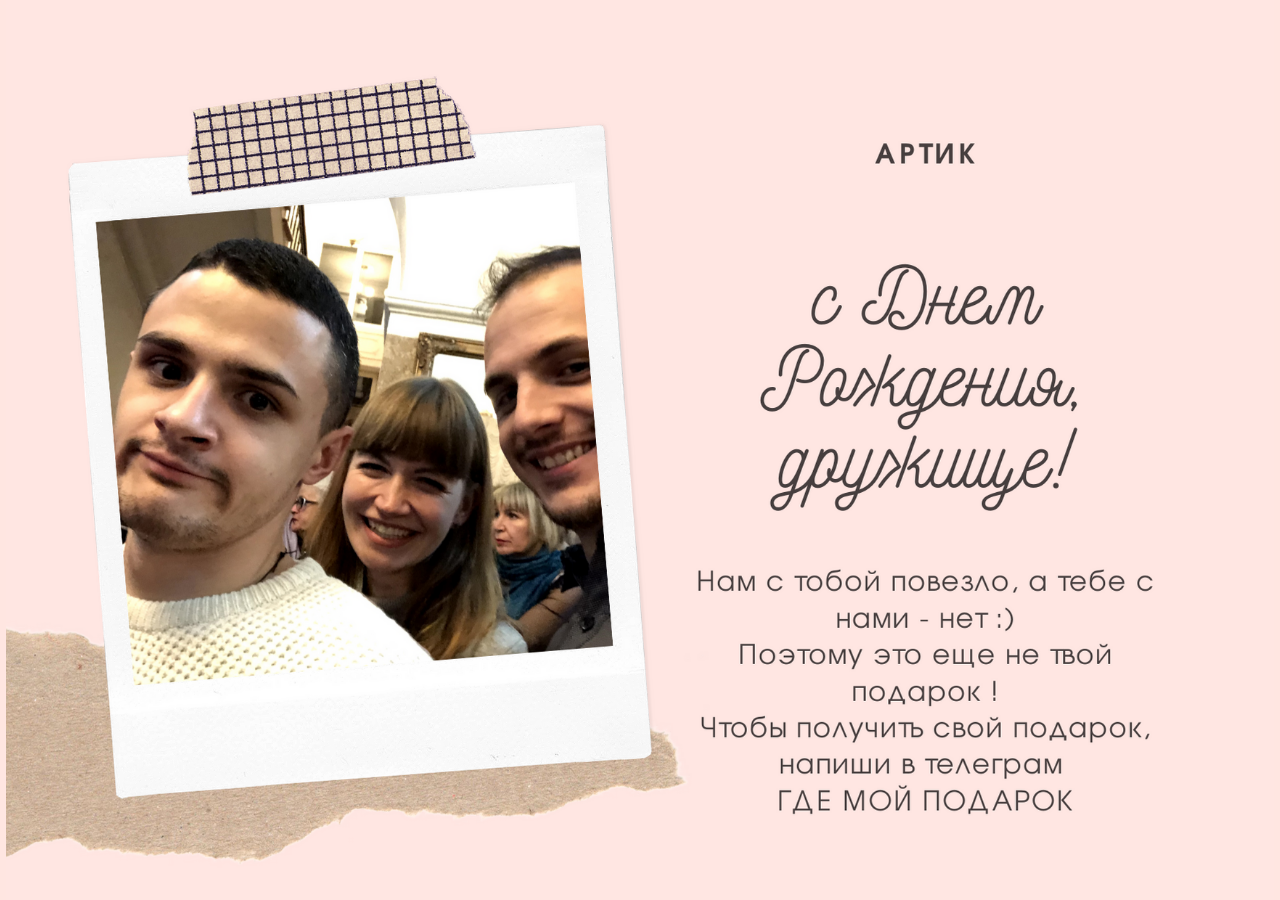
<file: artiku.html>
<!doctype html>
<html lang="en">
<head>
    <meta charset="UTF-8">
    <meta name="viewport"
          content="width=device-width, user-scalable=no, initial-scale=1.0, maximum-scale=1.0, minimum-scale=1.0">
    <meta http-equiv="X-UA-Compatible" content="ie=edge">
    <title>С Днем Рождения!</title>
    <link href="https://fonts.googleapis.com/css2?family=Alegreya+SC:ital@1&family=Bad+Script&family=Press+Start+2P&display=swap" rel="stylesheet">
</head>
<style>
    body, html {
        height: 100vh;
        overflow: hidden;
        padding: 0;
        margin: 0;
    }

    .bg {
        background-color: rgba(255, 230, 225, 1);
        background-image: url("artiku.png");
        height: 100%;
        background-position: center;
        background-repeat: no-repeat;
        background-size: contain;
    }
</style>
<body>
    <div class="bg"></div>
</body>
</html>
</file>
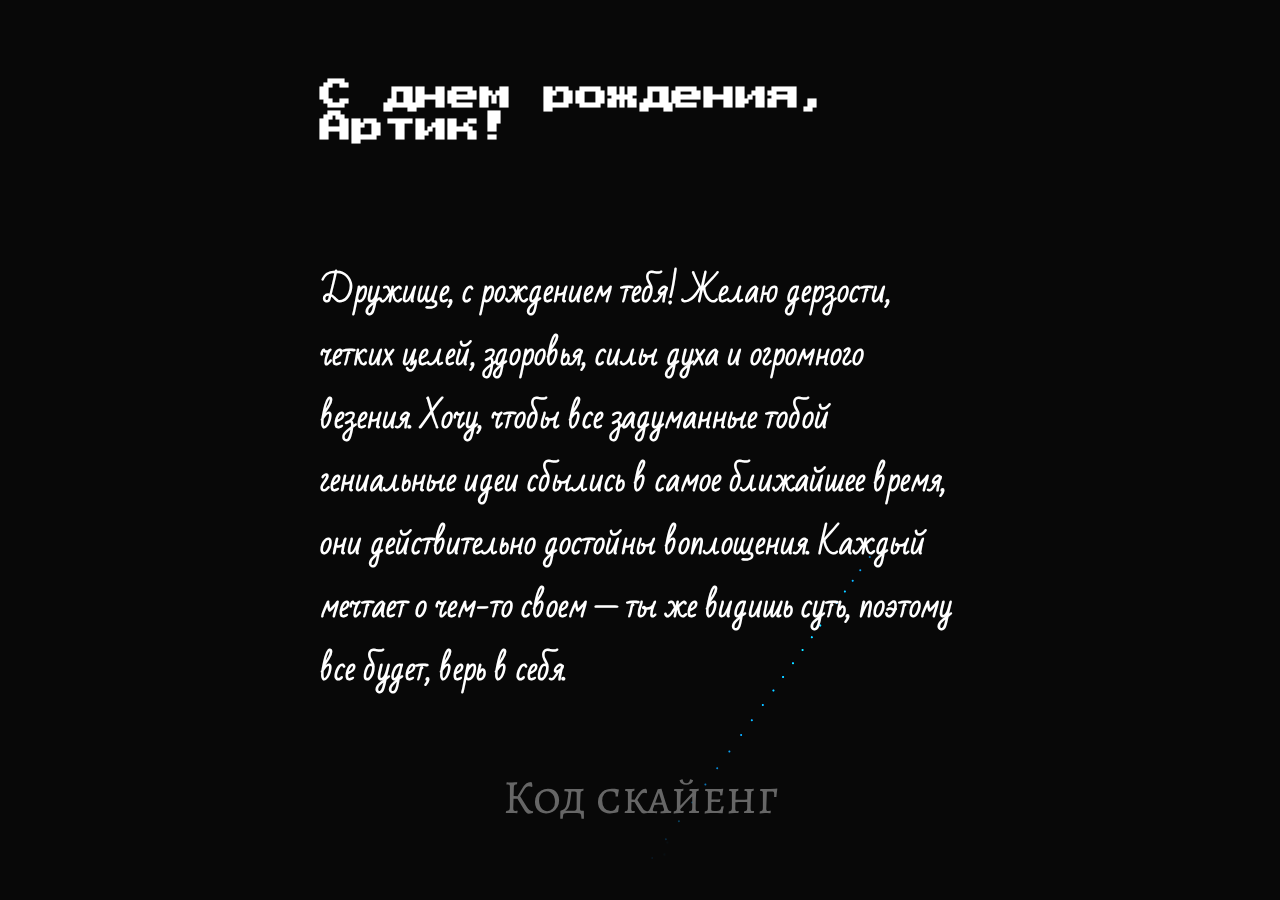
<file: happy-birthday.html>
<!doctype html>
<html lang="en">
<head>
    <meta charset="UTF-8">
    <meta name="viewport"
          content="width=device-width, user-scalable=no, initial-scale=1.0, maximum-scale=1.0, minimum-scale=1.0">
    <meta http-equiv="X-UA-Compatible" content="ie=edge">
    <title>С Днем Рождения!</title>
    <link href="https://fonts.googleapis.com/css2?family=Alegreya+SC:ital@1&family=Bad+Script&family=Press+Start+2P&display=swap" rel="stylesheet">
</head>
<style>
    body {
        margin: 0;
        background: #020202;
        cursor: crosshair;
    }
    canvas{display:block}
    h1 {
        position: absolute;
        top: 10%;
        left: 50%;
        transform: translate(-50%, -50%);
        color: #fff;
        font-family: 'Press Start 2P', cursive;
        font-size: 2em;
        font-weight: 900;
        -webkit-user-select: none;
        user-select: none;
    }

    p {
        position: absolute;
        top: 40%;
        left: 50%;
        transform: translate(-50%, -30%);
        color: #fff;
        font-family: 'Bad Script', cursive;
        font-size: 2em;
        font-weight: 600;
        -webkit-user-select: none;
        user-select: none;
    }

    h3 {
        position: absolute;
        bottom: 1%;
        left: 50%;
        transform: translate(-50%, -20%);
        color: #666;
        font-family: 'Alegreya SC', serif;
        font-size: 3em;
        font-weight: 300;
        -webkit-user-select: none;
        user-select: none;
    }
</style>
<body>
    <h1>С днем рождения, Артик!</h1>
    <p>Дружище, с рождением тебя! Желаю дерзости, четких целей, здоровья, силы духа и огромного везения. Хочу, чтобы все
        задуманные тобой гениальные идеи сбылись в самое ближайшее время, они действительно достойны воплощения. Каждый
        мечтает о чем-то своем — ты же видишь суть, поэтому все будет, верь в себя.</p>
    <h3>Код скайенг</h3>
    <canvas id="birthday"></canvas>
</body>
<script>
    // helper functions
    const PI2 = Math.PI * 2
    const random = (min, max) => Math.random() * (max - min + 1) + min | 0
    const timestamp = _ => new Date().getTime()

    // container
    class Birthday {
        constructor() {
            this.resize()

            // create a lovely place to store the firework
            this.fireworks = []
            this.counter = 0

        }

        resize() {
            this.width = canvas.width = window.innerWidth
            let center = this.width / 2 | 0
            this.spawnA = center - center / 4 | 0
            this.spawnB = center + center / 4 | 0

            this.height = canvas.height = window.innerHeight
            this.spawnC = this.height * .1
            this.spawnD = this.height * .5

        }

        onClick(evt) {
            let x = evt.clientX || evt.touches && evt.touches[0].pageX
            let y = evt.clientY || evt.touches && evt.touches[0].pageY

            let count = random(3,5)
            for(let i = 0; i < count; i++) this.fireworks.push(new Firework(
                random(this.spawnA, this.spawnB),
                this.height,
                x,
                y,
                random(0, 260),
                random(30, 110)))

            this.counter = -1

        }

        update(delta) {
            ctx.globalCompositeOperation = 'hard-light'
            ctx.fillStyle = `rgba(20,20,20,${ 7 * delta })`
            ctx.fillRect(0, 0, this.width, this.height)

            ctx.globalCompositeOperation = 'lighter'
            for (let firework of this.fireworks) firework.update(delta)

            // if enough time passed... create new new firework
            this.counter += delta * 3 // each second
            if (this.counter >= 1) {
                this.fireworks.push(new Firework(
                    random(this.spawnA, this.spawnB),
                    this.height,
                    random(0, this.width),
                    random(this.spawnC, this.spawnD),
                    random(0, 360),
                    random(30, 110)))
                this.counter = 0
            }

            // remove the dead fireworks
            if (this.fireworks.length > 1000) this.fireworks = this.fireworks.filter(firework => !firework.dead)

        }
    }

    class Firework {
        constructor(x, y, targetX, targetY, shade, offsprings) {
            this.dead = false
            this.offsprings = offsprings

            this.x = x
            this.y = y
            this.targetX = targetX
            this.targetY = targetY

            this.shade = shade
            this.history = []
        }
        update(delta) {
            if (this.dead) return

            let xDiff = this.targetX - this.x
            let yDiff = this.targetY - this.y
            if (Math.abs(xDiff) > 3 || Math.abs(yDiff) > 3) { // is still moving
                this.x += xDiff * 2 * delta
                this.y += yDiff * 2 * delta

                this.history.push({
                    x: this.x,
                    y: this.y
                })

                if (this.history.length > 20) this.history.shift()

            } else {
                if (this.offsprings && !this.madeChilds) {

                    let babies = this.offsprings / 2
                    for (let i = 0; i < babies; i++) {
                        let targetX = this.x + this.offsprings * Math.cos(PI2 * i / babies) | 0
                        let targetY = this.y + this.offsprings * Math.sin(PI2 * i / babies) | 0

                        birthday.fireworks.push(new Firework(this.x, this.y, targetX, targetY, this.shade, 0))

                    }

                }
                this.madeChilds = true
                this.history.shift()
            }

            if (this.history.length === 0) this.dead = true
            else if (this.offsprings) {
                for (let i = 0; this.history.length > i; i++) {
                    let point = this.history[i]
                    ctx.beginPath()
                    ctx.fillStyle = 'hsl(' + this.shade + ',100%,' + i + '%)'
                    ctx.arc(point.x, point.y, 1, 0, PI2, false)
                    ctx.fill()
                }
            } else {
                ctx.beginPath()
                ctx.fillStyle = 'hsl(' + this.shade + ',100%,50%)'
                ctx.arc(this.x, this.y, 1, 0, PI2, false)
                ctx.fill()
            }

        }
    }

    let canvas = document.getElementById('birthday')
    let ctx = canvas.getContext('2d')

    let then = timestamp()

    let birthday = new Birthday
    window.onresize = () => birthday.resize()
    document.onclick = evt => birthday.onClick(evt)
    document.ontouchstart = evt => birthday.onClick(evt)

    ;(function loop(){
        requestAnimationFrame(loop)

        let now = timestamp()
        let delta = now - then

        then = now
        birthday.update(delta / 1000)


    })()
</script>
</html>
</file>
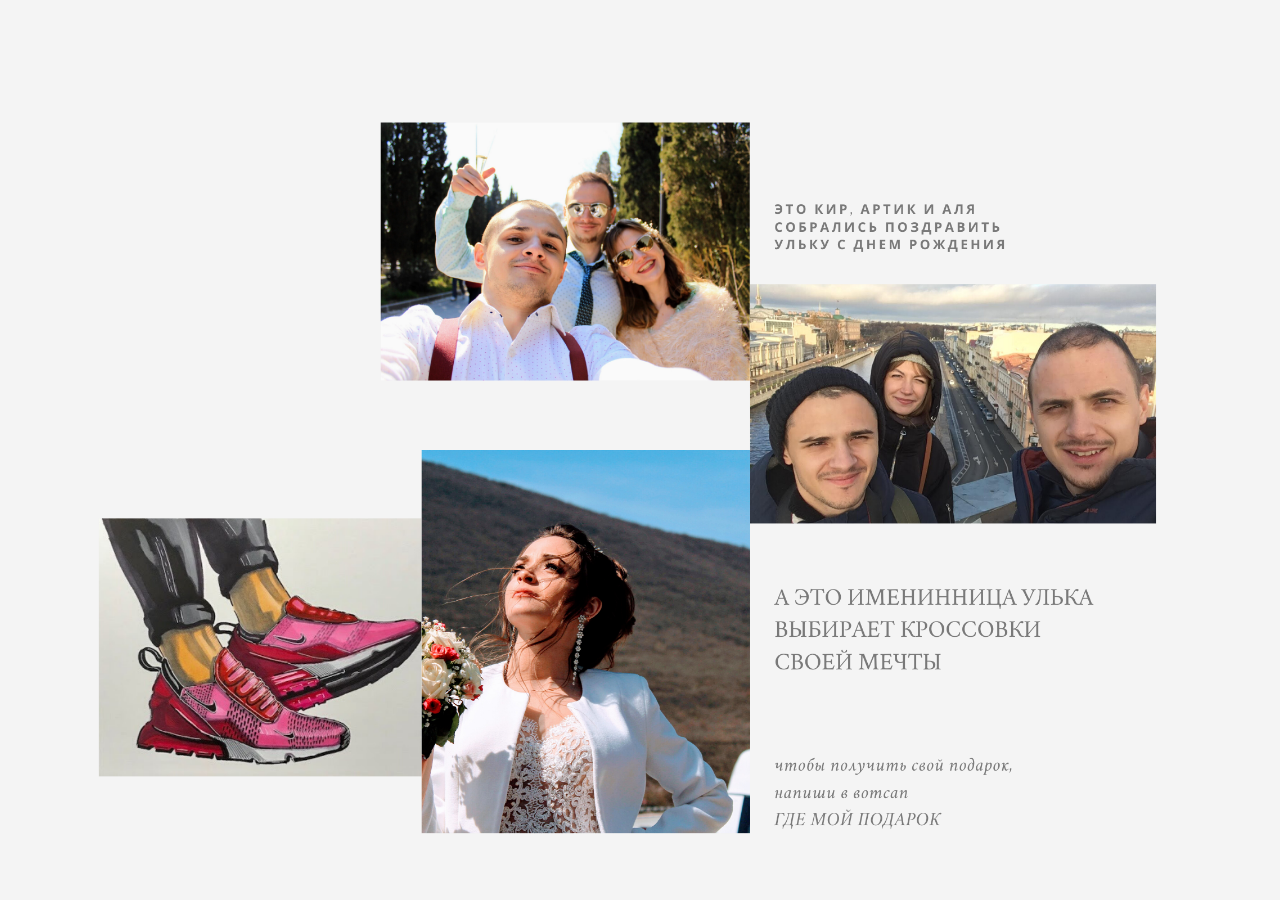
<file: ulitke.html>
<!doctype html>
<html lang="en">
<head>
    <meta charset="UTF-8">
    <meta name="viewport"
          content="width=device-width, user-scalable=no, initial-scale=1.0, maximum-scale=1.0, minimum-scale=1.0">
    <meta http-equiv="X-UA-Compatible" content="ie=edge">
    <title>С Днем Рождения!</title>
    <link href="https://fonts.googleapis.com/css2?family=Alegreya+SC:ital@1&family=Bad+Script&family=Press+Start+2P&display=swap" rel="stylesheet">
</head>
<style>
    body, html {
        height: 100vh;
        overflow: hidden;
        padding: 0;
        margin: 0;
    }

    .bg {
        background-color: rgba(244, 244, 244, 1);
        background-image: url("ulcha.png");
        height: 100%;
        background-position: center;
        background-repeat: no-repeat;
        background-size: contain;
    }
</style>
<body>
<div class="bg"></div>
</body>
</html>
</file>
